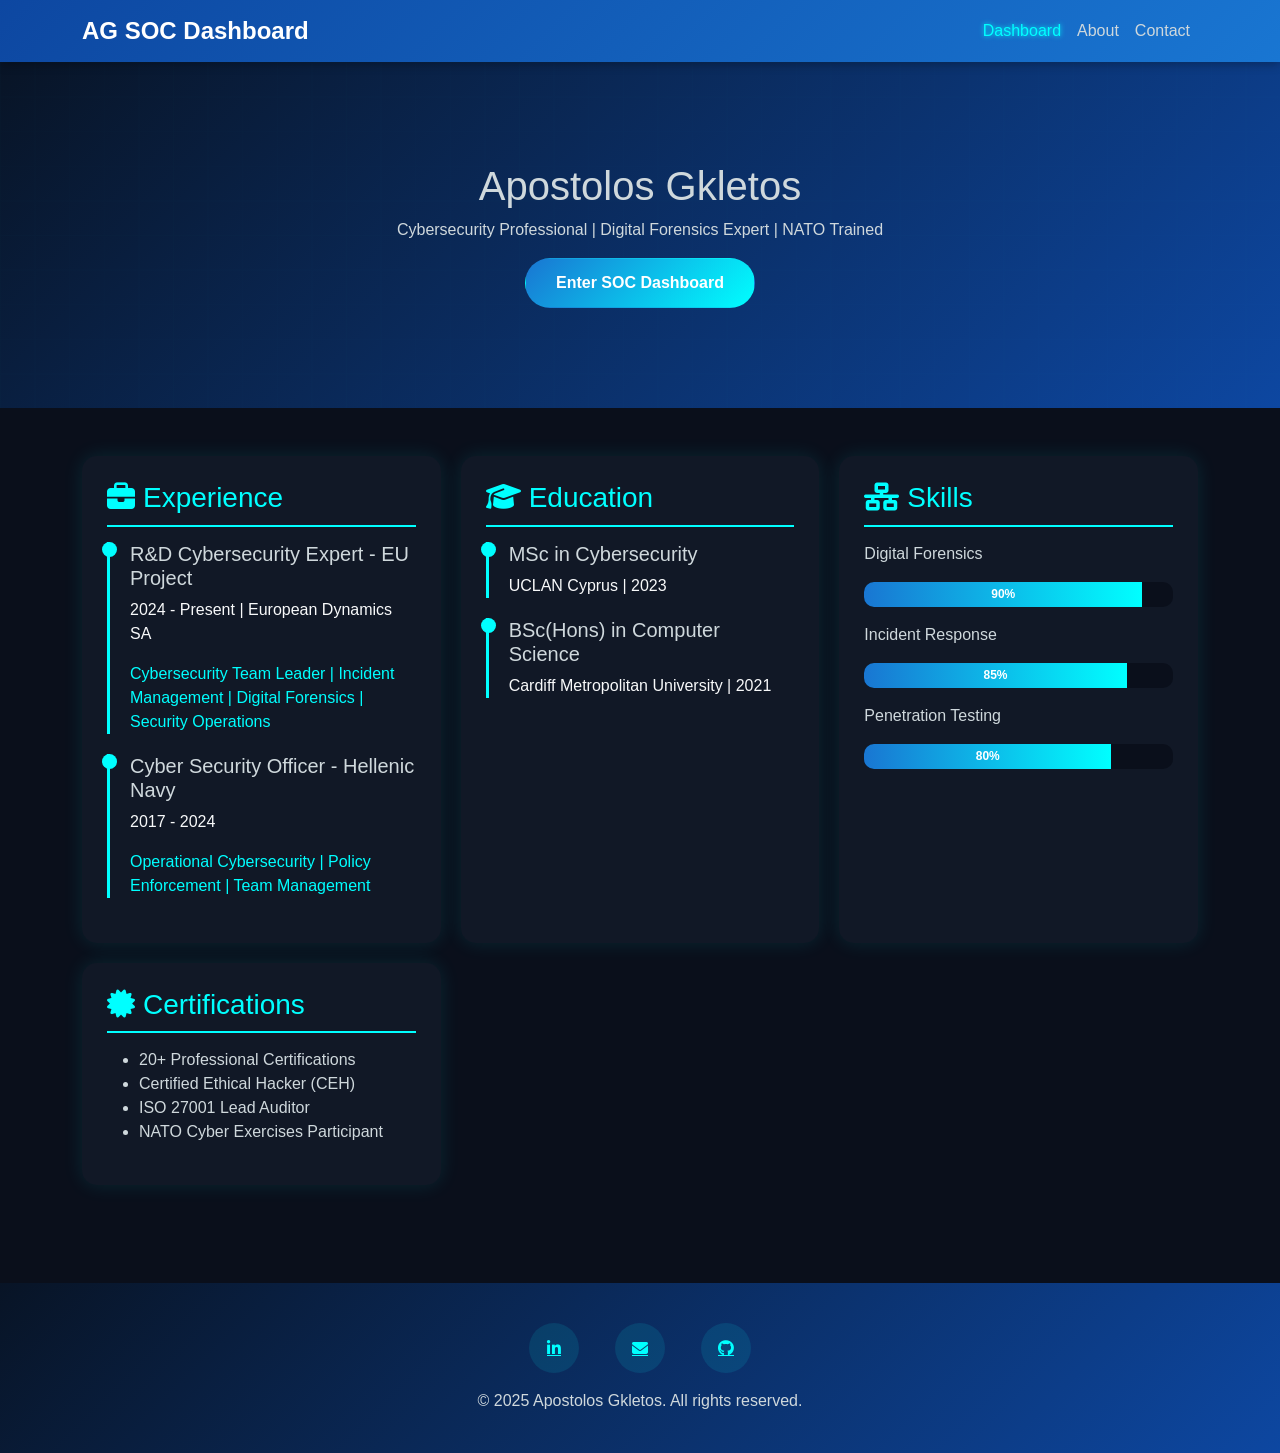
<file: WSD_Final_Project/index.html>
<!DOCTYPE html>
<html lang="en">
  <head>
    <meta charset="UTF-8" />
    <meta name="viewport" content="width=device-width, initial-scale=1.0" />
    <title>Dashboard - Apostolos Gkletos</title>
    <meta
      name="description"
      content="SOC Dashboard of Apostolos Gkletos – cybersecurity professional specializing in digital forensics, incident response, EU projects, and NATO training."
    />
    <link
      rel="icon"
      href="data:image/svg+xml,<svg xmlns='http://www.w3.org/2000/svg' viewBox='0 0 100 100'><text y='.9em' font-size='90'>🛡️</text></svg>"
    />
    <link rel="preconnect" href="https://cdn.jsdelivr.net" />
    <link rel="preconnect" href="https://cdnjs.cloudflare.com" />
    <link
      href="https://cdn.jsdelivr.net/npm/bootstrap@5.3.2/dist/css/bootstrap.min.css"
      rel="stylesheet"
    />
    <link
      rel="stylesheet"
      href="https://cdnjs.cloudflare.com/ajax/libs/font-awesome/6.4.2/css/all.min.css"
    />
    <link rel="stylesheet" href="styles.css" />
  </head>
  <body>
    <!-- Navigation -->
    <nav class="navbar navbar-expand-lg navbar-dark sticky-top">
      <div class="container">
        <a class="navbar-brand" href="#">AG SOC Dashboard</a>
        <button
          class="navbar-toggler"
          type="button"
          data-bs-toggle="collapse"
          data-bs-target="#navbarNav"
          aria-label="Toggle navigation menu"
        >
          <span class="navbar-toggler-icon" aria-hidden="true"></span>
        </button>
        <div class="collapse navbar-collapse" id="navbarNav">
          <ul class="navbar-nav ms-auto">
            <li class="nav-item">
              <a class="nav-link active" href="index.html">Dashboard</a>
            </li>
            <li class="nav-item">
              <a class="nav-link" href="about.html">About</a>
            </li>
            <li class="nav-item">
              <a class="nav-link" href="contact.html">Contact</a>
            </li>
          </ul>
        </div>
      </div>
    </nav>

    <!-- Hero Section -->
    <section class="hero-section">
      <div class="container hero-content">
        <h1 class="hero-title">Apostolos Gkletos</h1>
        <p class="hero-subtitle">
          Cybersecurity Professional | Digital Forensics Expert | NATO Trained
        </p>
        <a href="#dashboard" class="btn btn-custom">Enter SOC Dashboard</a>
      </div>
    </section>

    <!-- Dashboard Panels -->
    <section id="dashboard" class="py-5">
      <div class="container dashboard-grid">
        <!-- Experience Panel -->
        <div class="panel">
          <h3>
            <i class="fas fa-briefcase me-2" aria-hidden="true"></i>Experience
          </h3>
          <div class="timeline-item">
            <h5>R&D Cybersecurity Expert - EU Project</h5>
            <p class="text-light">2024 - Present | European Dynamics SA</p>
            <p class="text-accent">
              Cybersecurity Team Leader | Incident Management | Digital
              Forensics | Security Operations
            </p>
          </div>
          <div class="timeline-item">
            <h5>Cyber Security Officer - Hellenic Navy</h5>
            <p class="text-light">2017 - 2024</p>
            <p class="text-accent">
              Operational Cybersecurity | Policy Enforcement | Team Management
            </p>
          </div>
        </div>

        <!-- Education Panel -->
        <div class="panel">
          <h3>
            <i class="fas fa-graduation-cap me-2" aria-hidden="true"></i
            >Education
          </h3>
          <div class="timeline-item">
            <h5>MSc in Cybersecurity</h5>
            <p class="text-light">UCLAN Cyprus | 2023</p>
          </div>
          <div class="timeline-item">
            <h5>BSc(Hons) in Computer Science</h5>
            <p class="text-light">Cardiff Metropolitan University | 2021</p>
          </div>
        </div>

        <!-- Skills Panel -->
        <div class="panel">
          <h3>
            <i class="fas fa-network-wired me-2" aria-hidden="true"></i>Skills
          </h3>
          <p>Digital Forensics</p>
          <div class="progress mb-3">
            <div class="progress-bar progress-bar-custom" style="width: 90%">
              90%
            </div>
          </div>
          <p>Incident Response</p>
          <div class="progress mb-3">
            <div class="progress-bar progress-bar-custom" style="width: 85%">
              85%
            </div>
          </div>
          <p>Penetration Testing</p>
          <div class="progress mb-3">
            <div class="progress-bar progress-bar-custom" style="width: 80%">
              80%
            </div>
          </div>
        </div>

        <!-- Certifications Panel -->
        <div class="panel">
          <h3>
            <i class="fas fa-certificate me-2" aria-hidden="true"></i
            >Certifications
          </h3>
          <ul>
            <li>20+ Professional Certifications</li>
            <li>Certified Ethical Hacker (CEH)</li>
            <li>ISO 27001 Lead Auditor</li>
            <li>NATO Cyber Exercises Participant</li>
          </ul>
        </div>
      </div>
    </section>

    <!-- Footer -->
    <footer class="footer text-center">
      <div class="container">
        <div class="row mb-3">
          <div class="col-12">
            <div class="d-flex justify-content-center gap-3">
              <a
                href="https://www.linkedin.com/in/apostolos-gkletos-3115b717a/"
                target="_blank"
                rel="noopener noreferrer"
                class="social-icon"
                aria-label="LinkedIn profile"
                ><i class="fab fa-linkedin-in" aria-hidden="true"></i
              ></a>
              <a
                href="mailto:gklapostolos@gmail.com"
                class="social-icon"
                aria-label="Send email"
                ><i class="fas fa-envelope" aria-hidden="true"></i
              ></a>
              <a
                href="https://github.com"
                target="_blank"
                rel="noopener noreferrer"
                class="social-icon"
                aria-label="GitHub profile"
                ><i class="fab fa-github" aria-hidden="true"></i
              ></a>
            </div>
          </div>
        </div>
        <div class="row">
          <div class="col-12">
            <p class="mb-0">
              &copy; 2025 Apostolos Gkletos. All rights reserved.
            </p>
          </div>
        </div>
      </div>
    </footer>

    <!-- Back to Top -->
    <button id="backToTop" aria-label="Back to top">
      <i class="fas fa-arrow-up" aria-hidden="true"></i>
    </button>

    <script src="https://cdn.jsdelivr.net/npm/bootstrap@5.3.2/dist/js/bootstrap.bundle.min.js"></script>
    <script>
      const backToTop = document.getElementById("backToTop");
      window.onscroll = () => {
        backToTop.style.display = window.scrollY > 300 ? "block" : "none";
      };
      backToTop.onclick = () => window.scrollTo({ top: 0, behavior: "smooth" });
    </script>
  </body>
</html>
</file>
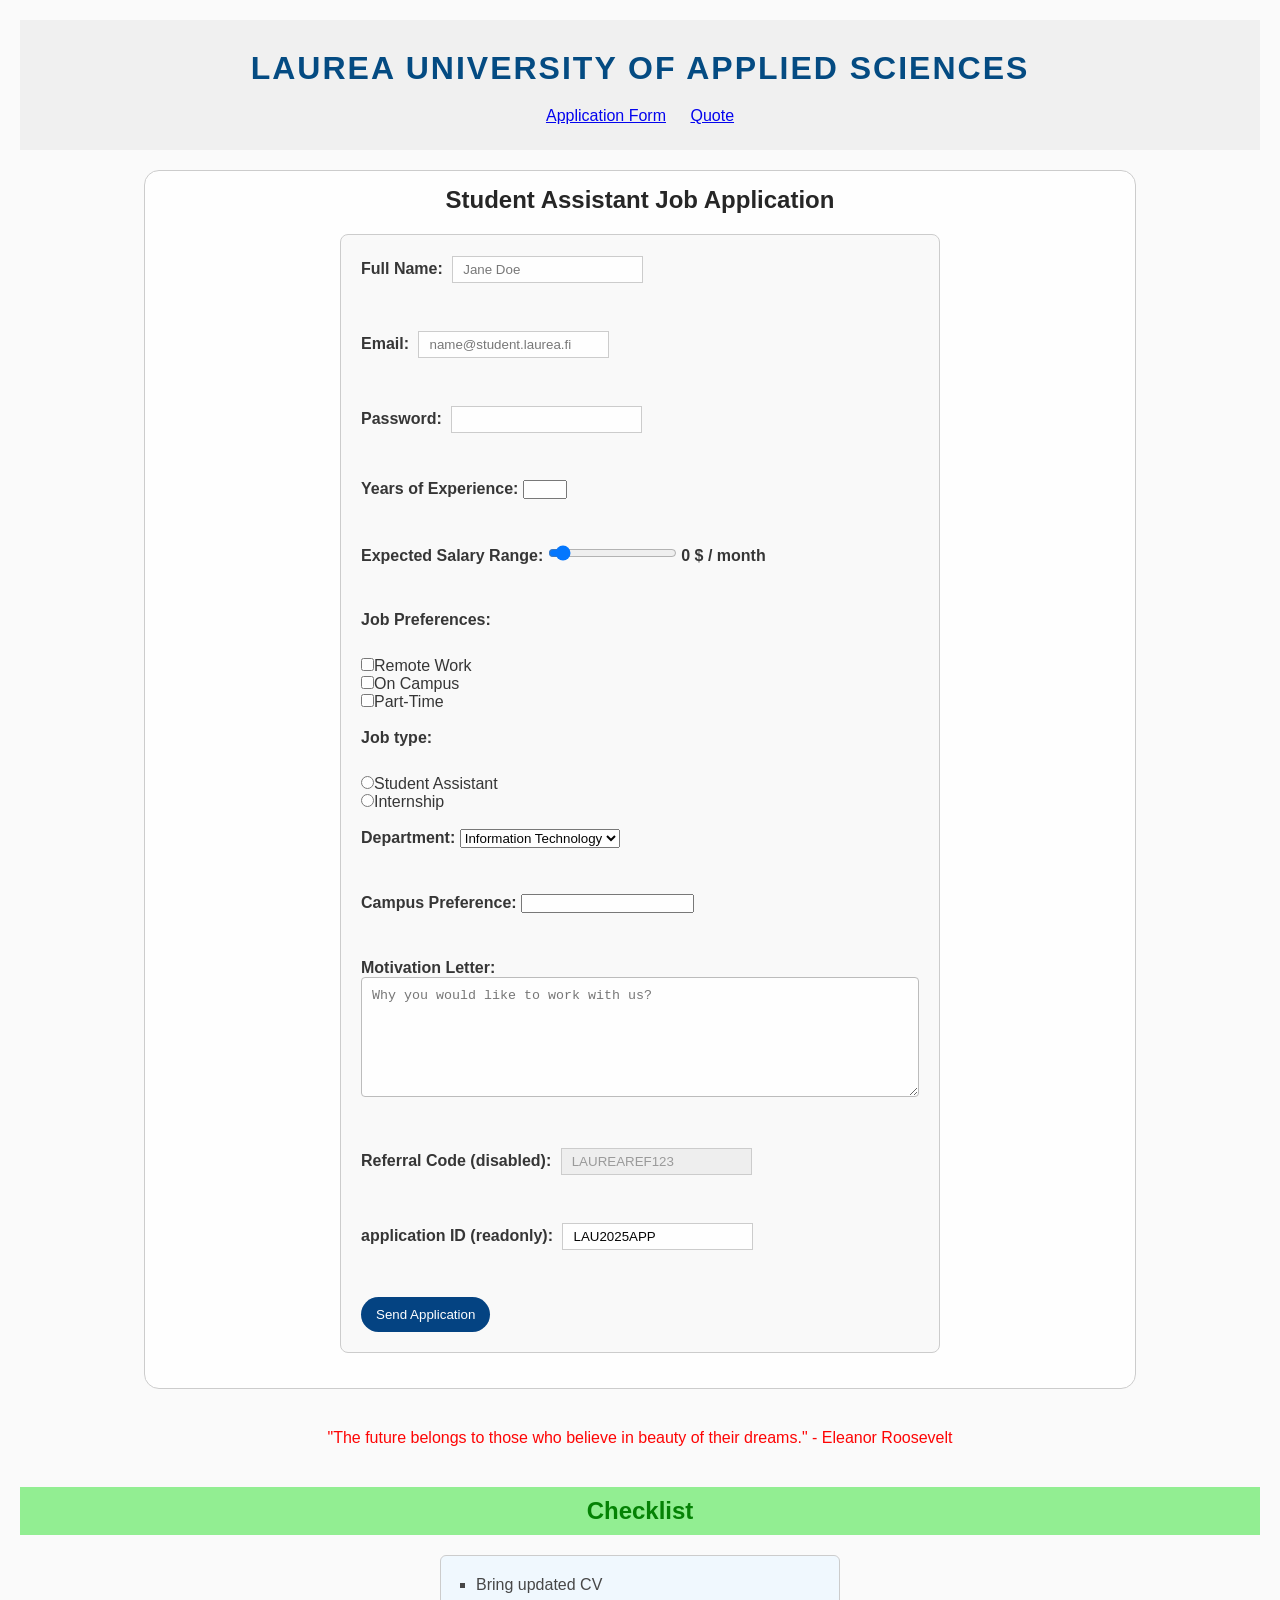
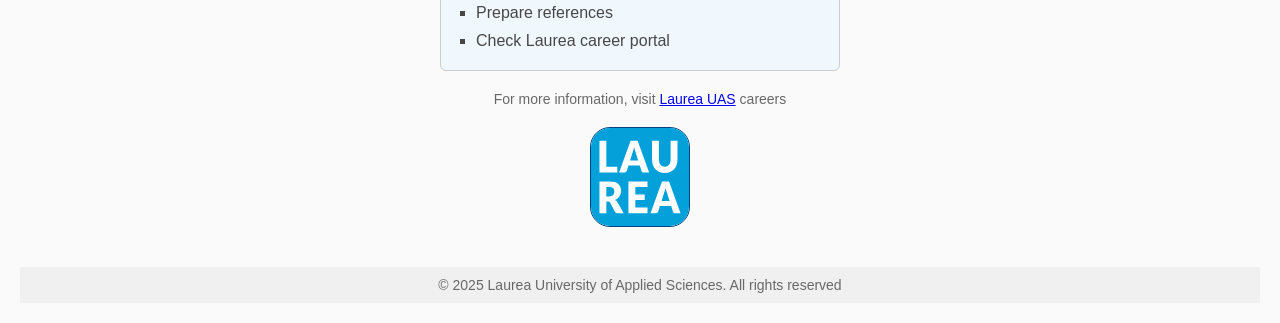
<file: CSS_Assignment_1/Apostolos_Gkletos_CSS_1/index.html>
<!DOCTYPE html>
<html lang="en">
  <head>
    <meta charset="UTF-8" />
    <!-- Viewport meta for responsiveness-->
    <meta name="viewport" content="width=device-width, initial-scale=1.0" />
    <title>Laurea University - Job Application</title>
    <!-- Internal CSS applied. Note external CSS overrides internal.
         Remove external CSS link to apply internal CSS stylings. -->
    <style>
      body {
        font-family: Arial, sans-serif;
        margin: 20px;
      }
      header,
      footer {
        background-color: #f0f0f0;
        padding: 10px;
      }
      nav a {
        margin: 0 10px;
        section {
          margin-top: 20px;
        }
      }
      .form-section {
        background-color: lightgreen;
        padding: 15px;
        border: 1px solid #ccc;
      }
    </style>
    <!-- External CSS link-->
    <link rel="stylesheet" href="style.css" />
  </head>
  <body>
    <header>
      <h1 class="title" id="main-title">
        Laurea University of Applied Sciences
      </h1>
      <nav class="menu">
        <a href="#application">Application Form</a>
        <a href="#quote">Quote</a>
      </nav>
    </header>

    <main>
      <!-- Class selector ".form-section" in external CSS-->
      <section class="form-section">
        <article>
          <h2>Student Assistant Job Application</h2>

          <!-- Job Application Form Starts Here -->
          <form action="/submit" method="POST" autocomplete="on">
            <!-- Descedant Combinators : Selector ".form-section label" in external CSS-->
            <label
              >Full Name:
              <input
                type="text"
                name="fullname"
                placeholder="Jane Doe"
                required
                minlength="3"
                maxlength="5"
              /> </label
            ><br /><br />

            <label
              >Email:
              <input
                type="text"
                name="email"
                placeholder="name@student.laurea.fi"
                required
                pattern="[^@\s]+@[^@\s]+\.[^@\s]+"
              /> </label
            ><br /><br />

            <label
              >Password:
              <input type="password" name="password" required /> </label
            ><br /><br />

            <label
              >Years of Experience:
              <input type="number" name="experience" min="0" max="10" /> </label
            ><br /><br />

            <label
              >Expected Salary Range:
              <input
                type="range"
                name="salary"
                id="salary"
                min="500"
                max="5000"
                step="100"
                value="800"
                oninput="document.getElementById('salaryValue').textContent = this.value"
              />
              <span id="salaryValue">0</span> $ / month </label
            ><br /><br />

            <label>Job Preferences:</label><br />
            <input type="checkbox" name="preference" value="Remote" />Remote
            Work<br />
            <input type="checkbox" name="preference" value="oncampus" />On
            Campus<br />
            <input
              type="checkbox"
              name="preference"
              value="parttime"
            />Part-Time<br /><br />

            <label>Job type:</label><br />
            <input
              type="radio"
              name="jobtype"
              value="studentassistant"
            />Student Assistant<br />
            <input
              type="radio"
              name="jobtype"
              value="intern"
            />Internship<br /><br />

            <label
              >Department:
              <select name="department">
                <option value="it">Information Technology</option>
                <option value="business">Business Management</option>
                <option value="nursing">Nursing</option>
                <option value="social">Social Services</option>
              </select> </label
            ><br /><br />

            <label
              >Campus Preference:
              <input list="campuses" name="campus" />
              <datalist id="campuses">
                <option value="Leppävaara"></option>
                <option value="Tikkurila"></option>
                <option value="Hyvinkää"></option>
                <option value="Lohja"></option>
              </datalist> </label
            ><br /><br />

            <label
              >Motivation Letter:<br />
              <textarea
                name="coverletter"
                rows="5"
                cols="40"
                placeholder="Why you would like to work with us?"
              ></textarea></label
            ><br /><br />

            <label
              >Referral Code (disabled):
              <input type="text" value="LAUREAREF123" disabled /> </label
            ><br /><br />

            <label
              >application ID (readonly):
              <input type="text" value="LAU2025APP" readonly /> </label
            ><br /><br />

            <input
              type="submit"
              value="Send Application"
              aria-label="Submit Job Application"
            />
          </form>
          <!-- Job Application Ends Here -->
        </article>
      </section>

      <aside>
        <blockquote id="quote">
          "The future belongs to those who believe in beauty of their dreams." -
          Eleanor Roosevelt
        </blockquote>
      </aside>

      <section>
        <h2 class="green bold">Checklist</h2>
        <ul class="main-list">
          <li>Bring updated CV</li>
          <li>Prepare references</li>
          <li>Check Laurea career portal</li>
        </ul>
      </section>

      <section>
        <!-- Inline CSS applied to paragraph element. Also class ".Visit-Laurea" is used in external CSS-->
        <p style="text-align: center; margin: 20px 0 20px 0">
          For more information, visit
          <a
            href="https://laurea.fi/en/laurea/as-an-employer/"
            class="Visit-Laurea"
            >Laurea UAS</a
          >
          careers
        </p>
        <!-- Class ".Laurea" used in external CSS-->
        <a href="https://www.laurea.fi/"
          ><img src="./logo.svg" class="Laurea" alt="Laurea Logo"
        /></a>
      </section>

      <!-- This logo is added here to demonstrate CSS declaration "visibility: hidden;".
       Remove CSS ruleset in external CSS to view the logo above the <footer> element-->

      <section class="hidden-logo">
        <img
          src="./logo.svg"
          alt="Laurea Logo"
          style="width: 100px; height: 20px"
        />
      </section>
    </main>

    <footer class="menu">
      <p>
        &copy; 2025 Laurea University of Applied Sciences. All rights reserved
      </p>
    </footer>

    <!-- This is a comment showing required use of HTML comments -->
  </body>
</html>
</file>
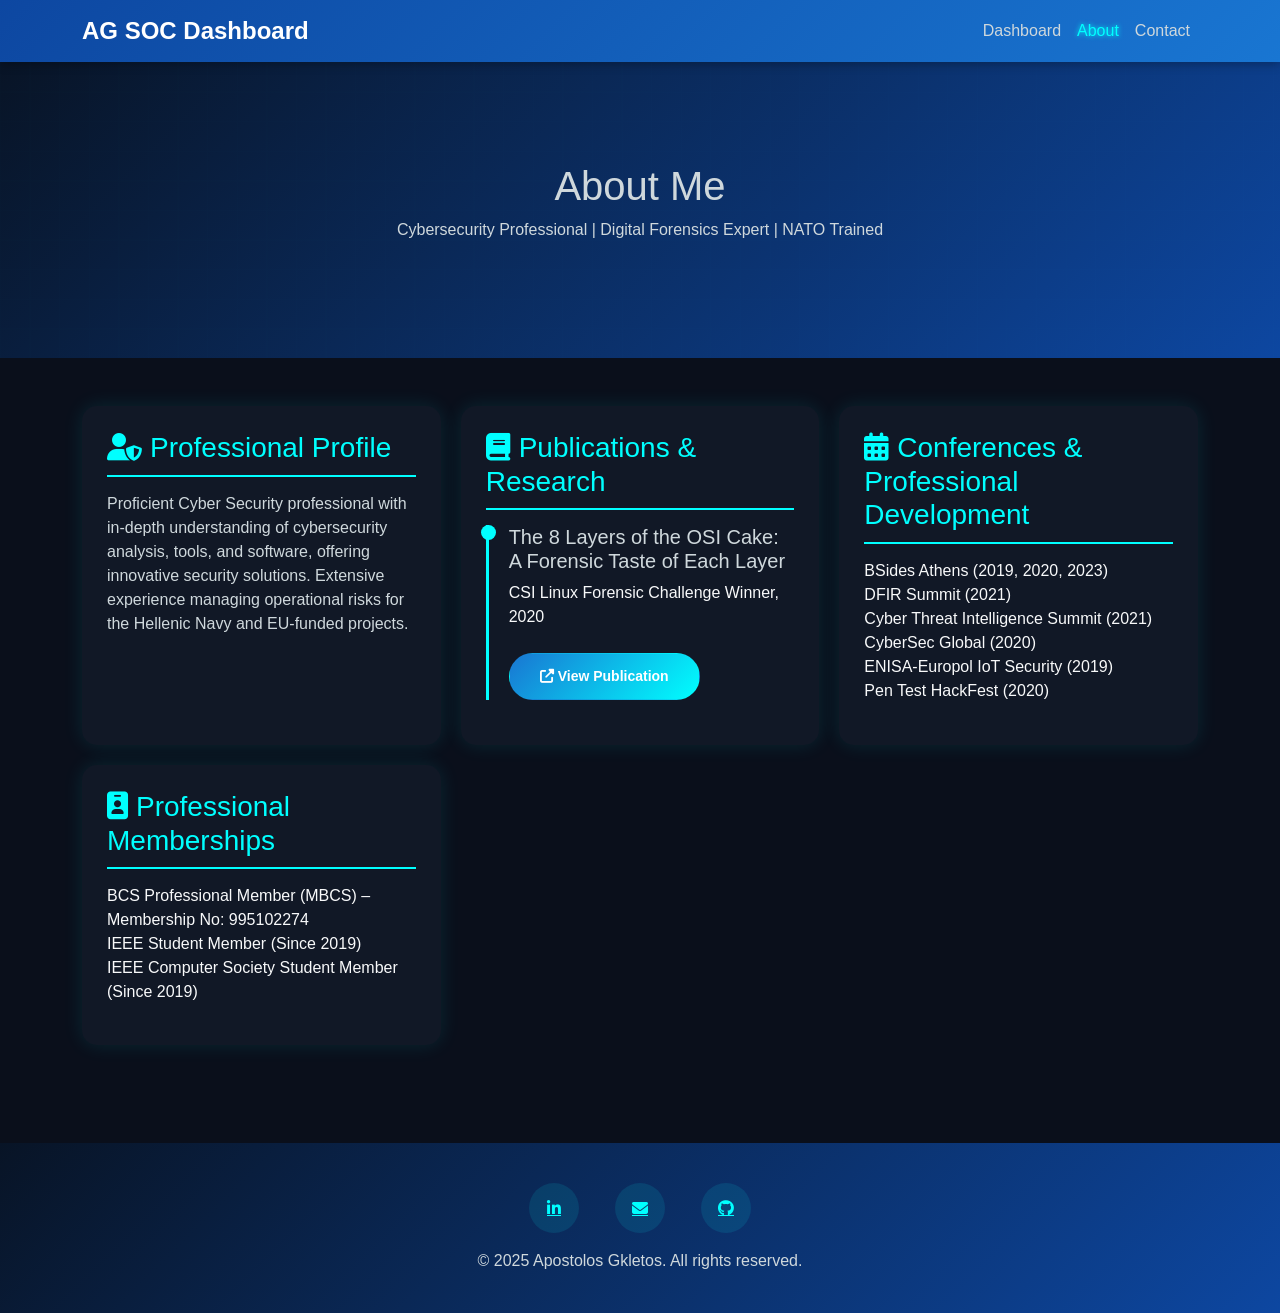
<file: WSD_Final_Project/about.html>
<!DOCTYPE html>
<html lang="en">
  <head>
    <meta charset="UTF-8" />
    <meta name="viewport" content="width=device-width, initial-scale=1.0" />
    <title>About - Apostolos Gkletos</title>
    <meta
      name="description"
      content="About Apostolos Gkletos – cybersecurity professional specializing in digital forensics, incident response, EU projects, and NATO training."
    />
    <link
      rel="icon"
      href="data:image/svg+xml,<svg xmlns='http://www.w3.org/2000/svg' viewBox='0 0 100 100'><text y='.9em' font-size='90'>🛡️</text></svg>"
    />
    <link rel="preconnect" href="https://cdn.jsdelivr.net" />
    <link rel="preconnect" href="https://cdnjs.cloudflare.com" />
    <link
      href="https://cdn.jsdelivr.net/npm/bootstrap@5.3.2/dist/css/bootstrap.min.css"
      rel="stylesheet"
    />
    <link
      rel="stylesheet"
      href="https://cdnjs.cloudflare.com/ajax/libs/font-awesome/6.4.2/css/all.min.css"
    />
    <link rel="stylesheet" href="styles.css" />
  </head>
  <body>
    <!-- Navigation -->
    <nav class="navbar navbar-expand-lg navbar-dark sticky-top">
      <div class="container">
        <a class="navbar-brand" href="index.html">AG SOC Dashboard</a>
        <button
          class="navbar-toggler"
          type="button"
          data-bs-toggle="collapse"
          data-bs-target="#navbarNav"
          aria-label="Toggle navigation menu"
        >
          <span class="navbar-toggler-icon" aria-hidden="true"></span>
        </button>
        <div class="collapse navbar-collapse" id="navbarNav">
          <ul class="navbar-nav ms-auto">
            <li class="nav-item">
              <a class="nav-link" href="index.html">Dashboard</a>
            </li>
            <li class="nav-item">
              <a class="nav-link active" href="about.html">About</a>
            </li>
            <li class="nav-item">
              <a class="nav-link" href="contact.html">Contact</a>
            </li>
          </ul>
        </div>
      </div>
    </nav>

    <!-- Hero Section -->
    <section class="hero-section">
      <div class="container hero-content">
        <h1 class="hero-title">About Me</h1>
        <p class="hero-subtitle">
          Cybersecurity Professional | Digital Forensics Expert | NATO Trained
        </p>
      </div>
    </section>

    <!-- About Panels -->
    <section class="py-5">
      <div class="container dashboard-grid">
        <!-- Professional Profile -->
        <div class="panel">
          <h3>
            <i class="fas fa-user-shield me-2" aria-hidden="true"></i
            >Professional Profile
          </h3>
          <p>
            Proficient Cyber Security professional with in-depth understanding
            of cybersecurity analysis, tools, and software, offering innovative
            security solutions. Extensive experience managing operational risks
            for the Hellenic Navy and EU-funded projects.
          </p>
        </div>

        <!-- Publications -->
        <div class="panel">
          <h3>
            <i class="fas fa-book me-2" aria-hidden="true"></i>Publications &
            Research
          </h3>
          <div class="timeline-item">
            <h5>
              The 8 Layers of the OSI Cake: A Forensic Taste of Each Layer
            </h5>
            <p class="text-light">CSI Linux Forensic Challenge Winner, 2020</p>
            <a
              href="https://www.amazon.com/gp/product/B08C4KH4N1/"
              target="_blank"
              rel="noopener noreferrer"
              class="btn btn-custom btn-sm mt-2"
              aria-label="View publication on Amazon"
            >
              <i class="fas fa-external-link-alt me-1" aria-hidden="true"></i
              >View Publication
            </a>
          </div>
        </div>

        <!-- Conferences & Development -->
        <div class="panel">
          <h3>
            <i class="fas fa-calendar-alt me-2" aria-hidden="true"></i
            >Conferences & Professional Development
          </h3>
          <ul class="list-unstyled text-light">
            <li>BSides Athens (2019, 2020, 2023)</li>
            <li>DFIR Summit (2021)</li>
            <li>Cyber Threat Intelligence Summit (2021)</li>
            <li>CyberSec Global (2020)</li>
            <li>ENISA-Europol IoT Security (2019)</li>
            <li>Pen Test HackFest (2020)</li>
          </ul>
        </div>

        <!-- Memberships -->
        <div class="panel">
          <h3>
            <i class="fas fa-id-badge me-2" aria-hidden="true"></i>Professional
            Memberships
          </h3>
          <ul class="list-unstyled text-light">
            <li>BCS Professional Member (MBCS) – Membership No: 995102274</li>
            <li>IEEE Student Member (Since 2019)</li>
            <li>IEEE Computer Society Student Member (Since 2019)</li>
          </ul>
        </div>
      </div>
    </section>

    <!-- Footer -->
    <footer class="footer text-center">
      <div class="container">
        <div class="row mb-3">
          <div class="col-12">
            <div class="d-flex justify-content-center gap-3">
              <a
                href="https://www.linkedin.com/in/apostolos-gkletos-3115b717a/"
                target="_blank"
                rel="noopener noreferrer"
                class="social-icon"
                aria-label="LinkedIn profile"
                ><i class="fab fa-linkedin-in" aria-hidden="true"></i
              ></a>
              <a
                href="mailto:gklapostolos@gmail.com"
                class="social-icon"
                aria-label="Send email"
                ><i class="fas fa-envelope" aria-hidden="true"></i
              ></a>
              <a
                href="https://github.com"
                target="_blank"
                rel="noopener noreferrer"
                class="social-icon"
                aria-label="GitHub profile"
                ><i class="fab fa-github" aria-hidden="true"></i
              ></a>
            </div>
          </div>
        </div>
        <div class="row">
          <div class="col-12">
            <p class="mb-0">
              &copy; 2025 Apostolos Gkletos. All rights reserved.
            </p>
          </div>
        </div>
      </div>
    </footer>

    <!-- Back to Top -->
    <button id="backToTop" aria-label="Back to top">
      <i class="fas fa-arrow-up" aria-hidden="true"></i>
    </button>

    <script src="https://cdn.jsdelivr.net/npm/bootstrap@5.3.2/dist/js/bootstrap.bundle.min.js"></script>
    <script>
      const backToTop = document.getElementById("backToTop");
      window.onscroll = () => {
        backToTop.style.display = window.scrollY > 300 ? "block" : "none";
      };
      backToTop.onclick = () => window.scrollTo({ top: 0, behavior: "smooth" });
    </script>
  </body>
</html>
</file>
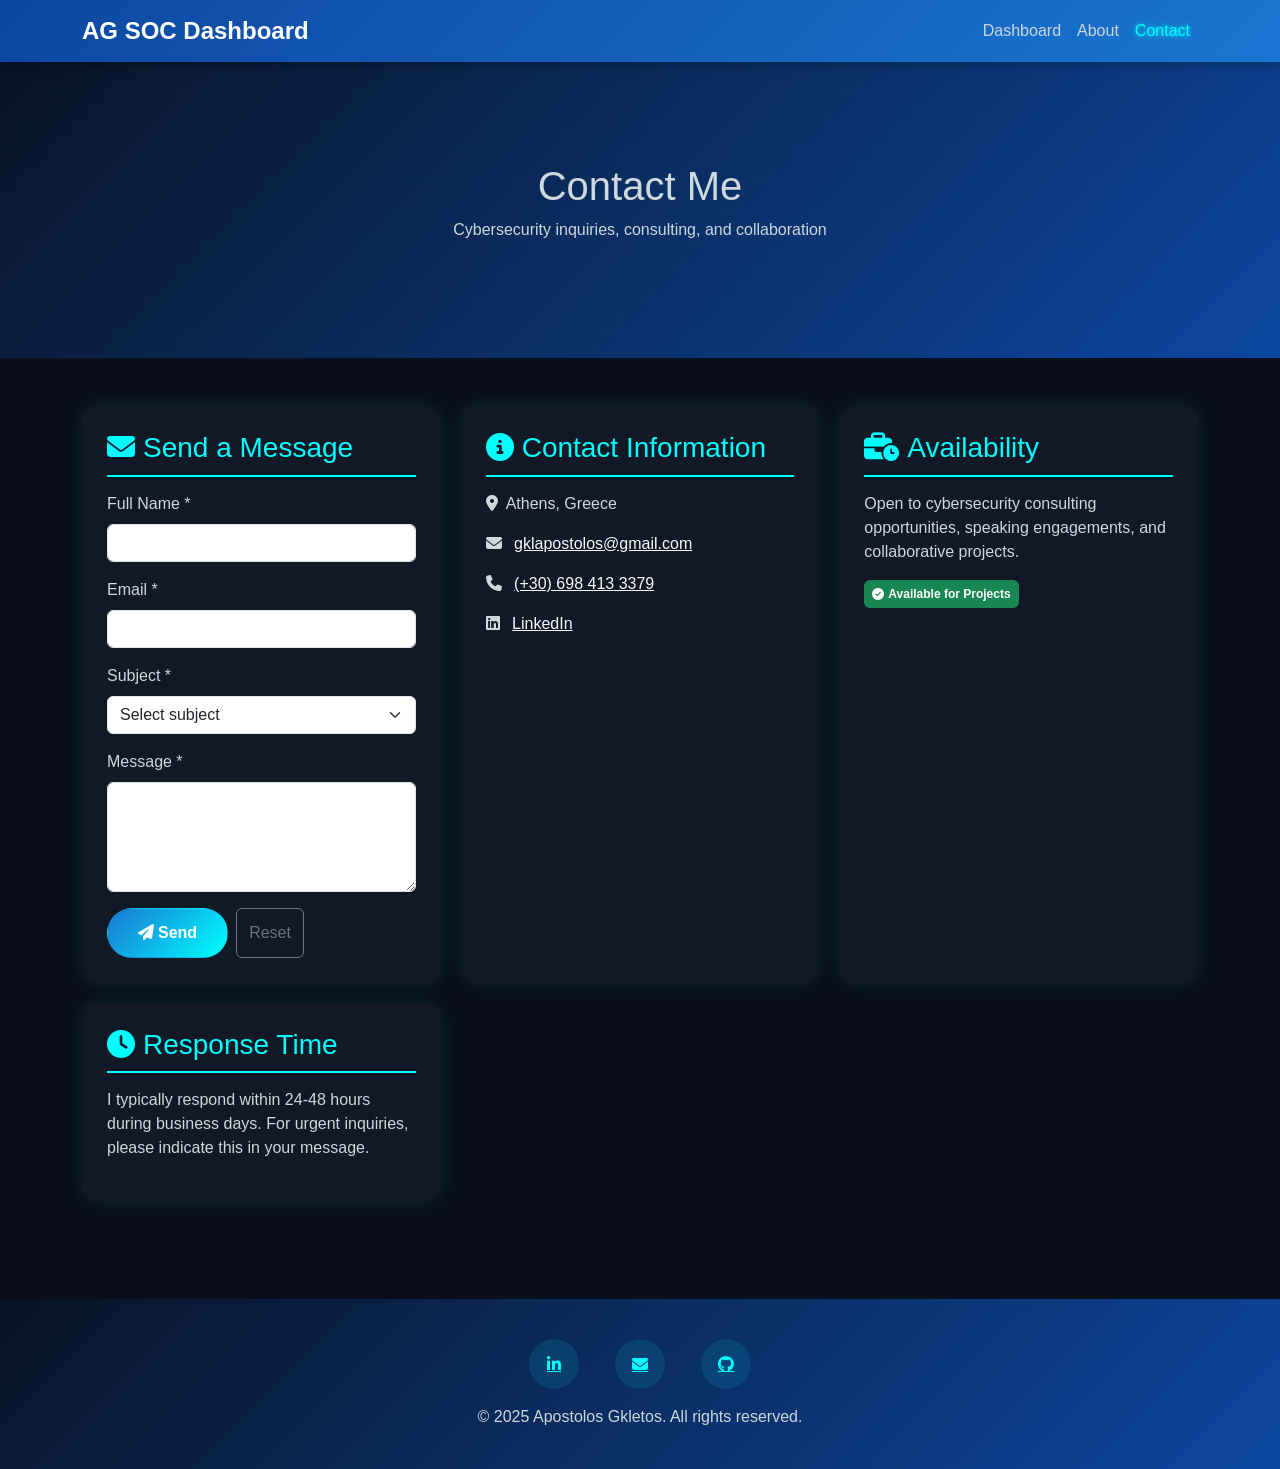
<file: WSD_Final_Project/contact.html>
<!DOCTYPE html>
<html lang="en">
  <head>
    <meta charset="UTF-8" />
    <meta name="viewport" content="width=device-width, initial-scale=1.0" />
    <title>Contact - Apostolos Gkletos</title>
    <meta
      name="description"
      content="Contact Apostolos Gkletos for cybersecurity inquiries, consulting, collaboration, and speaking engagements."
    />
    <link
      rel="icon"
      href="data:image/svg+xml,<svg xmlns='http://www.w3.org/2000/svg' viewBox='0 0 100 100'><text y='.9em' font-size='90'>🛡️</text></svg>"
    />
    <link rel="preconnect" href="https://cdn.jsdelivr.net" />
    <link rel="preconnect" href="https://cdnjs.cloudflare.com" />
    <link
      href="https://cdn.jsdelivr.net/npm/bootstrap@5.3.2/dist/css/bootstrap.min.css"
      rel="stylesheet"
    />
    <link
      rel="stylesheet"
      href="https://cdnjs.cloudflare.com/ajax/libs/font-awesome/6.4.2/css/all.min.css"
    />
    <link rel="stylesheet" href="styles.css" />
  </head>
  <body>
    <!-- Navigation -->
    <nav class="navbar navbar-expand-lg navbar-dark sticky-top">
      <div class="container">
        <a class="navbar-brand" href="index.html">AG SOC Dashboard</a>
        <button
          class="navbar-toggler"
          type="button"
          data-bs-toggle="collapse"
          data-bs-target="#navbarNav"
          aria-label="Toggle navigation menu"
        >
          <span class="navbar-toggler-icon" aria-hidden="true"></span>
        </button>
        <div class="collapse navbar-collapse" id="navbarNav">
          <ul class="navbar-nav ms-auto">
            <li class="nav-item">
              <a class="nav-link" href="index.html">Dashboard</a>
            </li>
            <li class="nav-item">
              <a class="nav-link" href="about.html">About</a>
            </li>
            <li class="nav-item">
              <a class="nav-link active" href="contact.html">Contact</a>
            </li>
          </ul>
        </div>
      </div>
    </nav>

    <!-- Hero Section -->
    <section class="hero-section">
      <div class="container hero-content">
        <h1 class="hero-title">Contact Me</h1>
        <p class="hero-subtitle">
          Cybersecurity inquiries, consulting, and collaboration
        </p>
      </div>
    </section>

    <!-- Contact Panels -->
    <section class="py-5">
      <div class="container dashboard-grid">
        <!-- Contact Form Panel -->
        <div class="panel">
          <h3>
            <i class="fas fa-envelope me-2" aria-hidden="true"></i>Send a
            Message
          </h3>
          <form id="contactForm" aria-label="Contact form">
            <div class="mb-3">
              <label for="name" class="form-label">Full Name *</label>
              <input
                type="text"
                id="name"
                class="form-control"
                required
                aria-required="true"
              />
            </div>
            <div class="mb-3">
              <label for="email" class="form-label">Email *</label>
              <input
                type="email"
                id="email"
                class="form-control"
                required
                aria-required="true"
              />
            </div>
            <div class="mb-3">
              <label for="subject" class="form-label">Subject *</label>
              <select
                id="subject"
                class="form-select"
                required
                aria-required="true"
              >
                <option value="">Select subject</option>
                <option value="consulting">Consulting</option>
                <option value="opportunity">Job Opportunity</option>
                <option value="collaboration">Collaboration</option>
                <option value="speaking">Speaking</option>
                <option value="other">Other</option>
              </select>
            </div>
            <div class="mb-3">
              <label for="message" class="form-label">Message *</label>
              <textarea
                id="message"
                class="form-control"
                rows="4"
                required
                aria-required="true"
              ></textarea>
            </div>
            <div class="d-grid gap-2 d-md-flex">
              <button
                type="submit"
                class="btn btn-custom"
                aria-label="Send message"
              >
                <i class="fas fa-paper-plane me-1" aria-hidden="true"></i>Send
              </button>
              <button
                type="reset"
                class="btn btn-outline-secondary"
                aria-label="Reset form"
              >
                Reset
              </button>
            </div>
          </form>
        </div>

        <!-- Contact Info Panel -->
        <div class="panel">
          <h3>
            <i class="fas fa-info-circle me-2" aria-hidden="true"></i>Contact
            Information
          </h3>
          <p>
            <i class="fas fa-map-marker-alt me-2" aria-hidden="true"></i>Athens,
            Greece
          </p>
          <p>
            <i class="fas fa-envelope me-2" aria-hidden="true"></i>
            <a
              href="mailto:gklapostolos@gmail.com"
              class="text-light"
              aria-label="Send email"
              >gklapostolos@gmail.com</a
            >
          </p>
          <p>
            <i class="fas fa-phone me-2" aria-hidden="true"></i>
            <a
              href="tel:+306984133379"
              class="text-light"
              aria-label="Call phone number"
              >(+30) 698 413 3379</a
            >
          </p>
          <p>
            <i class="fab fa-linkedin me-2" aria-hidden="true"></i>
            <a
              href="https://www.linkedin.com/in/apostolos-gkletos-3115b717a/"
              target="_blank"
              rel="noopener noreferrer"
              class="text-light"
              aria-label="Visit LinkedIn profile"
              >LinkedIn</a
            >
          </p>
        </div>

        <!-- Availability Panel -->
        <div class="panel">
          <h3>
            <i class="fas fa-business-time me-2" aria-hidden="true"></i
            >Availability
          </h3>
          <p>
            Open to cybersecurity consulting opportunities, speaking
            engagements, and collaborative projects.
          </p>
          <span class="badge bg-success p-2">
            <i class="fas fa-check-circle me-1" aria-hidden="true"></i>Available
            for Projects
          </span>
        </div>

        <!-- Response Time Panel -->
        <div class="panel">
          <h3>
            <i class="fas fa-clock me-2" aria-hidden="true"></i>Response Time
          </h3>
          <p>
            I typically respond within 24-48 hours during business days. For
            urgent inquiries, please indicate this in your message.
          </p>
        </div>
      </div>
    </section>

    <!-- Footer -->
    <footer class="footer text-center">
      <div class="container">
        <div class="row mb-3">
          <div class="col-12">
            <div class="d-flex justify-content-center gap-3">
              <a
                href="https://www.linkedin.com/in/apostolos-gkletos-3115b717a/"
                target="_blank"
                rel="noopener noreferrer"
                class="social-icon"
                aria-label="LinkedIn profile"
                ><i class="fab fa-linkedin-in" aria-hidden="true"></i
              ></a>
              <a
                href="mailto:gklapostolos@gmail.com"
                class="social-icon"
                aria-label="Send email"
                ><i class="fas fa-envelope" aria-hidden="true"></i
              ></a>
              <a
                href="https://github.com"
                target="_blank"
                rel="noopener noreferrer"
                class="social-icon"
                aria-label="GitHub profile"
                ><i class="fab fa-github" aria-hidden="true"></i
              ></a>
            </div>
          </div>
        </div>
        <div class="row">
          <div class="col-12">
            <p class="mb-0">
              &copy; 2025 Apostolos Gkletos. All rights reserved.
            </p>
          </div>
        </div>
      </div>
    </footer>

    <!-- Back to Top -->
    <button id="backToTop" aria-label="Back to top">
      <i class="fas fa-arrow-up" aria-hidden="true"></i>
    </button>

    <script src="https://cdn.jsdelivr.net/npm/bootstrap@5.3.2/dist/js/bootstrap.bundle.min.js"></script>
    <script>
      // Back-to-Top Button
      const backToTop = document.getElementById("backToTop");
      window.onscroll = () => {
        backToTop.style.display = window.scrollY > 300 ? "block" : "none";
      };
      backToTop.onclick = () => window.scrollTo({ top: 0, behavior: "smooth" });

      // Form Submission Simulation
      document
        .getElementById("contactForm")
        .addEventListener("submit", function (e) {
          e.preventDefault();
          alert("Message sent! I will get back to you soon.");
          this.reset();
        });
    </script>
  </body>
</html>
</file>
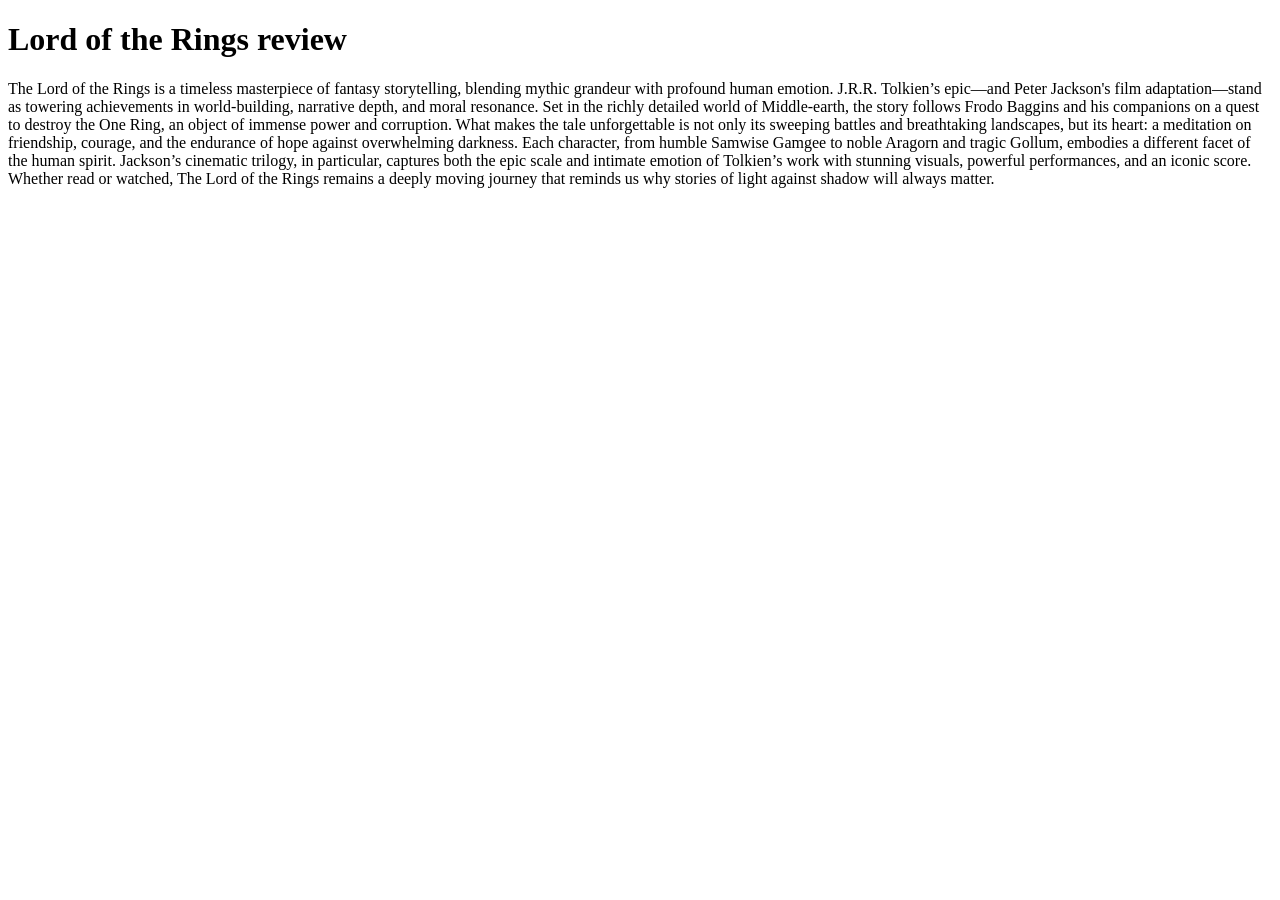
<file: HTML_Assignment_1/Apostolos_Gkletos_HTML_1/review.html>
<!DOCTYPE html>
<html lang="en">
  <head>
    <meta charset="UTF-8" />
    <title>Review</title>
  </head>
  <body>
    <!-- Header Section-->
    <header class="header">
      <h1>Lord of the Rings review</h1>
    </header>
    <section>
      <p>
        The Lord of the Rings is a timeless masterpiece of fantasy storytelling,
        blending mythic grandeur with profound human emotion. J.R.R. Tolkien’s
        epic—and Peter Jackson's film adaptation—stand as towering achievements
        in world-building, narrative depth, and moral resonance. Set in the
        richly detailed world of Middle-earth, the story follows Frodo Baggins
        and his companions on a quest to destroy the One Ring, an object of
        immense power and corruption. What makes the tale unforgettable is not
        only its sweeping battles and breathtaking landscapes, but its heart: a
        meditation on friendship, courage, and the endurance of hope against
        overwhelming darkness. Each character, from humble Samwise Gamgee to
        noble Aragorn and tragic Gollum, embodies a different facet of the human
        spirit. Jackson’s cinematic trilogy, in particular, captures both the
        epic scale and intimate emotion of Tolkien’s work with stunning visuals,
        powerful performances, and an iconic score. Whether read or watched, The
        Lord of the Rings remains a deeply moving journey that reminds us why
        stories of light against shadow will always matter.
      </p>
    </section>
  </body>
</html>
</file>
<file: WSD_Final_Project/styles.css>
:root {
  --primary-color: #0d47a1;
  --secondary-color: #1976d2;
  --accent-color: #00ffff;
  --dark-bg: #0a0f1b;
  --panel-bg: #111826;
  --text-light: #cfd8dc;
  --text-dark: #ffffff;
  --highlight: #00ffff;
}

/* Reset & Body */
body {
  font-family: 'Segoe UI', Tahoma, Geneva, Verdana, sans-serif;
  background-color: var(--dark-bg);
  color: var(--text-light);
  margin: 0;
}

/* Navbar */
.navbar {
  background: linear-gradient(135deg, var(--primary-color), var(--secondary-color)) !important;
  box-shadow: 0 2px 10px rgba(0,0,0,0.3);
}
.navbar-brand {
  font-weight: 700;
  font-size: 1.5rem;
  color: var(--text-dark) !important;
}
.nav-link {
  color: var(--text-light) !important;
  font-weight: 500;
  transition: 0.3s;
}
.nav-link:hover, .nav-link.active {
  color: var(--accent-color) !important;
  text-shadow: 0 0 5px var(--accent-color);
}

/* Hero / Dashboard Header */
.hero-section {
  background: linear-gradient(135deg, #081426, #0d47a1);
  color: var(--text-light);
  text-align: center;
  padding: 100px 0;
  position: relative;
}
.hero-section::before {
  content: '';
  position: absolute;
  inset: 0;
  background: url('data:image/svg+xml,<svg xmlns="http://www.w3.org/2000/svg" viewBox="0 0 100 100"><pattern id="grid" width="10" height="10" patternUnits="userSpaceOnUse"><path d="M 10 0 L 0 0 0 10" fill="none" stroke="%2300ffff" stroke-opacity="0.05" stroke-width="0.5"/></pattern><rect width="100%" height="100%" fill="url(%23grid)"/></svg>') repeat;
  opacity: 0.15;
  z-index: 0;
}
.hero-content { position: relative; z-index: 1; }

/* Buttons */
.btn-custom {
  background: linear-gradient(135deg, var(--secondary-color), var(--accent-color));
  color: var(--text-dark);
  font-weight: 600;
  border-radius: 50px;
  padding: 12px 30px;
  transition: 0.3s;
}
.btn-custom:hover {
  box-shadow: 0 0 20px var(--accent-color);
  transform: translateY(-3px);
  color: var(--text-dark);
}

/* Dashboard Panels */
.dashboard-grid {
  display: grid;
  grid-template-columns: repeat(auto-fit, minmax(320px, 1fr));
  gap: 20px;
  margin-bottom: 50px;
}
.panel {
  background: var(--panel-bg);
  border-radius: 15px;
  padding: 25px;
  box-shadow: 0 0 20px rgba(0,255,255,0.1);
  transition: 0.3s;
}
.panel:hover {
  box-shadow: 0 0 25px var(--accent-color);
  transform: translateY(-5px);
}
.panel h3 {
  border-bottom: 2px solid var(--accent-color);
  padding-bottom: 10px;
  margin-bottom: 15px;
  color: var(--accent-color);
}

/* Timeline */
.timeline-item {
  border-left: 3px solid var(--accent-color);
  padding-left: 20px;
  margin-bottom: 20px;
  position: relative;
}
.timeline-item::before {
  content: '';
  position: absolute;
  left: -8px;
  top: 0;
  width: 15px;
  height: 15px;
  border-radius: 50%;
  background: var(--accent-color);
}

/* Progress Bars */
.progress {
  background: #0a0f1b;
  border-radius: 10px;
  height: 25px;
}
.progress-bar-custom {
  background: linear-gradient(90deg, var(--secondary-color), var(--accent-color));
  color: var(--text-dark);
  font-weight: 600;
}

/* Footer */
.footer {
  background: linear-gradient(135deg, #081426, #0d47a1);
  color: var(--text-light);
  padding: 40px 0;
  text-align: center;
}
.footer a { color: var(--accent-color); }
.footer a:hover { text-shadow: 0 0 5px var(--accent-color); }
.social-icon {
  display: inline-flex;
  align-items: center;
  justify-content: center;
  width: 50px; height: 50px;
  border-radius: 50%;
  background: rgba(0,255,255,0.1);
  margin: 0 10px;
  transition: 0.3s;
  color: var(--text-light);
}
.social-icon:hover {
  background: var(--accent-color);
  box-shadow: 0 0 15px var(--accent-color);
}

/* Back to Top */
#backToTop {
  display: none;
  position: fixed;
  bottom: 30px;
  right: 30px;
  background: var(--accent-color);
  color: var(--dark-bg);
  border: none;
  border-radius: 50%;
  width: 50px;
  height: 50px;
  font-size: 1.3rem;
  cursor: pointer;
  box-shadow: 0 0 15px var(--accent-color);
  transition: 0.3s;
  z-index: 999;
}
#backToTop:hover {
  transform: translateY(-3px);
  box-shadow: 0 0 25px var(--accent-color);
}

/* Focus Outline for Accessibility */
.btn-custom:focus, .nav-link:focus, .social-icon:focus {
  outline: 3px solid var(--accent-color);
  outline-offset: 3px;
}

/* Utility */
.text-accent { color: var(--accent-color); }
</file>
<file: CSS_Assignment_1/Apostolos_Gkletos_CSS_1/style.css>
/* ============= 1. RESET DEFAULTS =========== */
* { 
    margin: 0;
    padding: 0;
    box-sizing: border-box;
}

/* =============2. SELECTORS ==================*/

/* == 2.1 Type Selectors == */

/* Heading */
h1 {
    margin-top: 20px;
    font-family: Arial, sans-serif;
    text-align: center;
    font-size: 2em;
    color: #333;
}

/* Aside */
aside {
    text-align: center;
    margin: 20px auto;
    color: red;
    
}

/* Heading */
h2 {
    text-align: center;
    margin-bottom: 15px;
}

/* Form */
form {
    background-color: #f9f9f9;
    border: 1px solid #ccc;
    padding: 20px;
    margin: 20px auto;
    max-width: 600px;
    border-radius: 8px;
}

/* Paragraph */
p {
    font-size: 14px;
    color: #666;
    
}

/* Navigation Bar */
nav {
    text-align: center;
    margin: 15px 0;
}

/* Footer */
footer {
    text-align: center;
    margin-top: 20px;
}

/* == 2.2 Class Selector == */

/* Targets the <section> element with class=" form-section" */
.form-section {
    background-color: #ffffff;
    margin: 20px auto;
    padding: 15px;
    border-radius: 15px;
    width: 80%;
}

/* == 2.3 ID Selectors == */

/* Targets the main title (h1) */
#main-title {
    color: #004880;
    margin-bottom: 20px;
}

/* == 2.4 Multiple Class Selectors == */

/*.green.bold targets "Checklist" (h2) */
.green.bold {
    color: green;
    font-weight: bold;
    background-color: lightgreen;
    padding: 10px;
}

/* == 2.5 Attribute Selectors == */

/* Targets text inputs */

input[type="text"] {
    border: 1px solid #ccc;
    margin: 1px 5px 1px 5px;
    padding: 5px 10px 5px 10px;
}

/* Targets password input */
input[type="password"] {
    border: 1px solid #ccc;
    margin: 1px 5px 1px 5px;
    padding: 5px 10px 5px 10px;
}

/* Targets Laurea logo */
img[src='./logo.svg'] {
    border: 1px solid #004080;
    border-radius: 20px;
    width: 100px;
    height: 100px;
    display: block;
    margin: 0 auto;
}

/* == 2.6 Descendant Combinators == */

/* Targets labels (Label is descendant of form elements */
.form-section label {
    display: block;
    margin-bottom: 10px;
    font-weight: bold;
    
}

/* Targets the list box (descendant of <section> element) found below the <h2> element "Checklist" */
section .main-list {
    list-style-type: square;
    background-color: #f0f8ff;
    border: 1px solid #ccc;
    border-radius: 6px;
    padding: 15px;
    margin: 20px auto;
    max-width: 400px;
}

/* Targets the list items (descendant of <section> element) found below the <h2> element "Checklist" */
.main-list li {
    margin-left: 20px;
    color: #444;
    padding: 5px 0;
}

/* == 2.7 Multiple Selectors == */

/* Contains two type selectors and one class selector */
h1, h2, .menu {
    color: #222;
    font-family: Verdana, sans-serif;
}

/* == 2.8 Chaining ==*/

/* h1 is a selector chained with class ".title" together forming "h1.title" */
h1.title {
    text-transform: uppercase;
    letter-spacing: 2px;
}

/* == 2.9 Pseudo-classes == */

/* Laurea logo hover effect */ 
.Laurea:hover {
    opacity: 0.7;
    transform: scale(1.4);
    transition: all 0.3s ease;
}

/* Clicking Laurea logo makes it shrink */ 
.Laurea:active {
    transform: scale(10%);
}

/* Visiting the "Laurea UAS" link above the Laurea logo */
.Visit-Laurea:visited {
    color: red;
}

/* Styling takes effect when input field is clicked to enter data */
input:focus {
    border-color: #004080;
    outline: none;
    background-color: #eef6ff;
}

/* Target disabled input fields */ 
input:disabled {
    background-color: #eee;
    color: #999;
}

/* == 2.10 Type selector cobined with attribute selector == */

/* CSS styling targets action button or input named  "Send Application". Styling applied    without     hover! */
input[type="submit"] {
    background-color: #004080;
    color: white;
    padding: 10px 15px;
    border: none;
    border-radius: 40px;
    cursor: pointer;
}

/* == 2.11 Type selector combined with attribute selector and pseudo-class == */
/* CSS styling targets action button or input named "Send Application". Styling applied ONLY on hover! */
input[type="submit"]:hover {
    background-color: lightcoral;
    transform: scale(1.2);
    transition: all 0.3s ease;
}



/* =============3. VISUAL RULES =============== */

/* Visual rules applied to body element (invisible content on webpage)
    Notice example of !Important rule used on "background-image" property */

body {
    background-color: #fafafa;
    color: #333;
    opacity: 0.98;
    background-image: none !important;
    background-image: url('https://images.seeklogo.com/logo-png/18/1/css3-logo-png_seeklogo-186678.png');
}

/* ====== THE BOX MODEL===== */

/* Targets <textarea> element (Motivation Letter) */
textarea {
    width: 100%;
    min-width: 100px;
    min-height: 120px;
    max-height: 300px;
    padding: 10px;
    border: 1px solid #bbb;
    border-radius: 4px;
    overflow: auto;

}

/* Demonstrates individual margin and padding properties (longhand syntax)
    instead of shorthand like: margin: 20px: padding : 20px:
    Target: <blockquote>
*/
#quote {
    /* Margin (outer spacing) on all four sides */
    margin-top: 20px;
    margin-right: 20px;
    margin-bottom: 20px;
    margin-left: 20px;

    /* Padding (inner spacing) on all four sides */
    padding-top: 20px;
    padding-right: 20px;
    padding-bottom: 20px;
    padding-left: 20px;
    
}

/* Visibility example targeting second Laurea logo:
This is a <visibility property used to hide a second Laurea logo located above the footer in the HTML source code.
*/
.hidden-logo {
    visibility: hidden;
}
</file>
